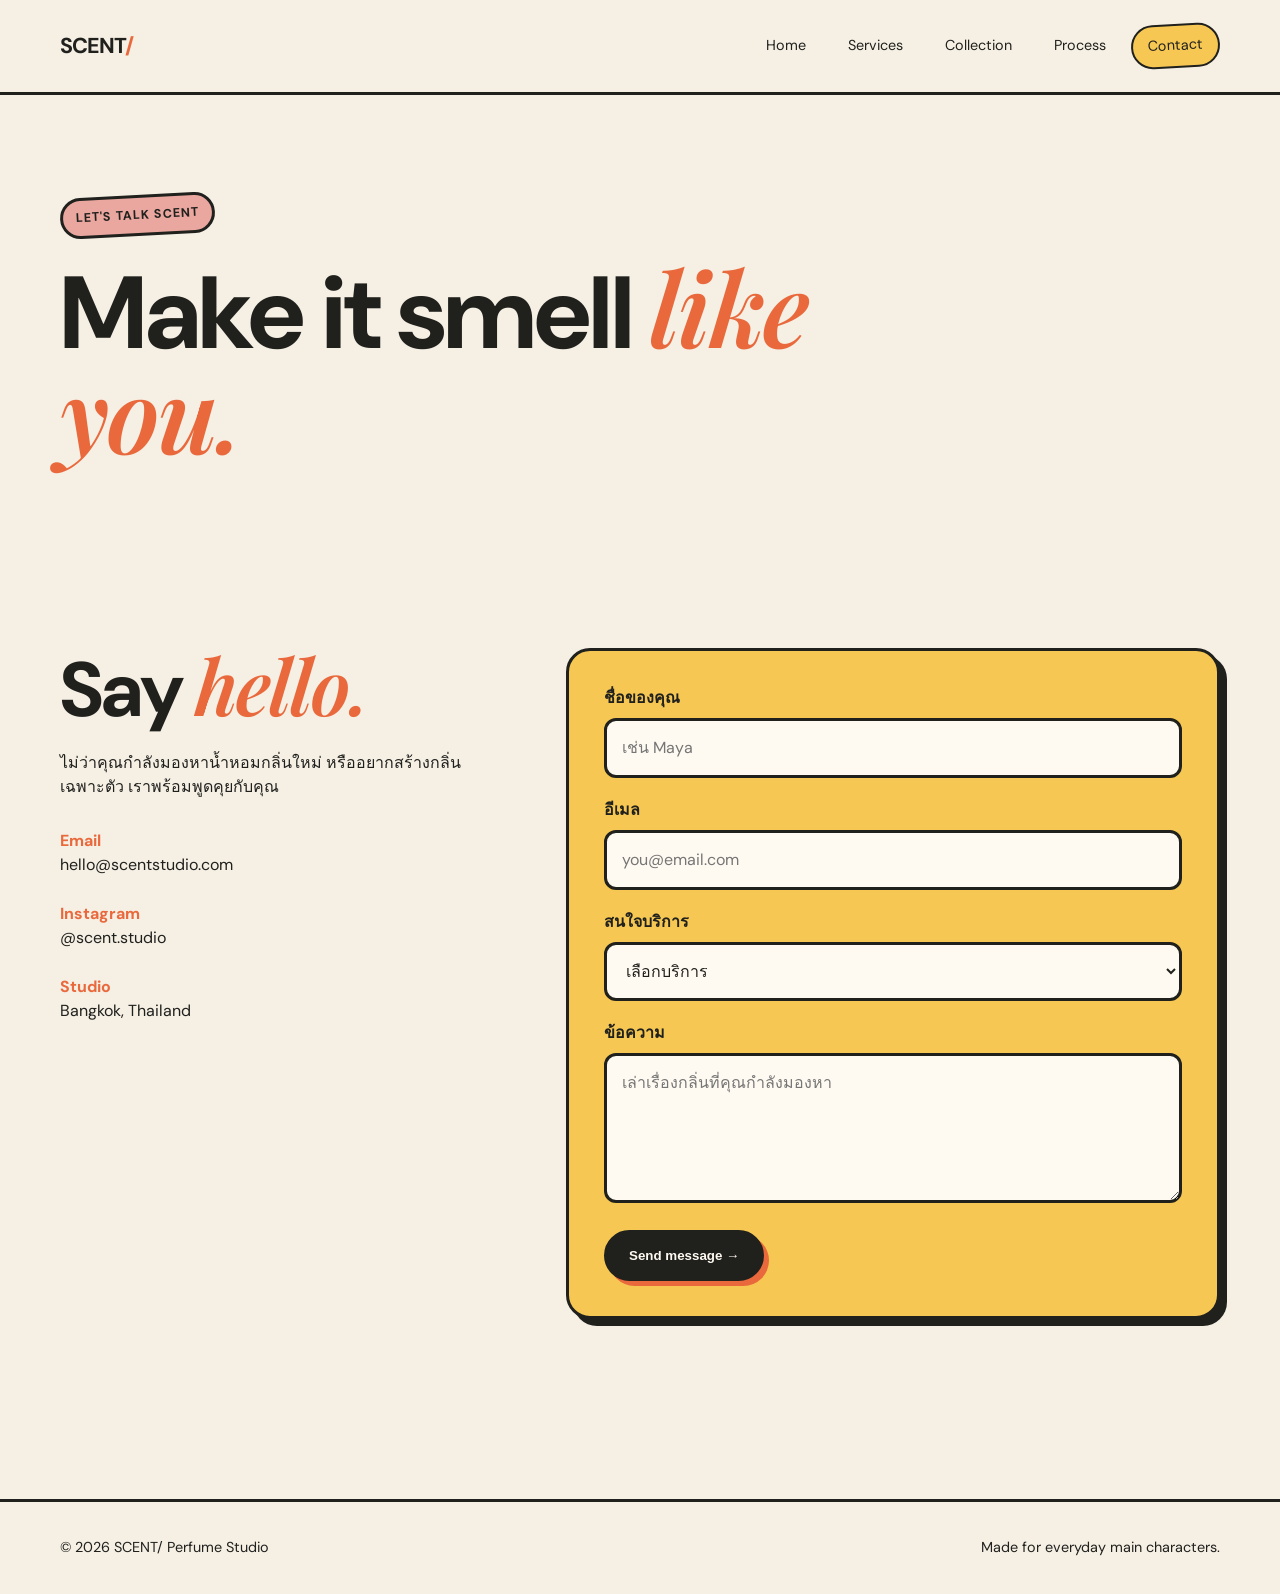
<file: contact.html>
<!DOCTYPE html>
<html lang="th">
<head>
  <meta charset="UTF-8">
  <meta name="viewport" content="width=device-width, initial-scale=1.0">
  <title>Contact — SCENT/</title>
  <link rel="stylesheet" href="styles.css">
</head>

<body data-page="contact">

<header class="navbar">
  <div class="container nav-inner">
    <a href="index.html" class="logo">SCENT<span>/</span></a>
    <button class="menu-toggle">MENU</button>
    <nav>
      <ul class="nav-links">
        <li><a href="index.html" data-page="home">Home</a></li>
        <li><a href="services.html" data-page="services">Services</a></li>
        <li><a href="work.html" data-page="work">Collection</a></li>
        <li><a href="process.html" data-page="process">Process</a></li>
        <li><a href="contact.html" data-page="contact">Contact</a></li>
      </ul>
    </nav>
  </div>
</header>

<main>
  <section class="container page-hero">
    <span class="eyebrow">Let's talk scent</span>
    <h1>Make it smell <em>like you.</em></h1>
  </section>

  <section class="container section">
    <div class="contact-layout">
      <div class="contact-info">
        <h2>Say <em>hello.</em></h2>
        <p>
          ไม่ว่าคุณกำลังมองหาน้ำหอมกลิ่นใหม่
          หรืออยากสร้างกลิ่นเฉพาะตัว เราพร้อมพูดคุยกับคุณ
        </p>

        <div class="contact-detail">
          <strong>Email</strong>
          hello@scentstudio.com
        </div>

        <div class="contact-detail">
          <strong>Instagram</strong>
          @scent.studio
        </div>

        <div class="contact-detail">
          <strong>Studio</strong>
          Bangkok, Thailand
        </div>
      </div>

      <form class="contact-form" id="contactForm">
        <div class="form-group">
          <label for="name">ชื่อของคุณ</label>
          <input type="text" id="name" placeholder="เช่น Maya" required>
        </div>

        <div class="form-group">
          <label for="email">อีเมล</label>
          <input type="email" id="email" placeholder="you@email.com" required>
        </div>

        <div class="form-group">
          <label for="service">สนใจบริการ</label>
          <select id="service">
            <option>เลือกบริการ</option>
            <option>Personal Scent</option>
            <option>Custom Blend</option>
            <option>Event Scent</option>
          </select>
        </div>

        <div class="form-group">
          <label for="message">ข้อความ</label>
          <textarea id="message" placeholder="เล่าเรื่องกลิ่นที่คุณกำลังมองหา"></textarea>
        </div>

        <button type="submit" class="button">Send message →</button>
      </form>
    </div>
  </section>
</main>

<footer class="footer">
  <div class="container footer-inner">
    <p>© 2026 SCENT/ Perfume Studio</p>
    <p>Made for everyday main characters.</p>
  </div>
</footer>

<script src="script.js"></script>
</body>
</html>
</file>
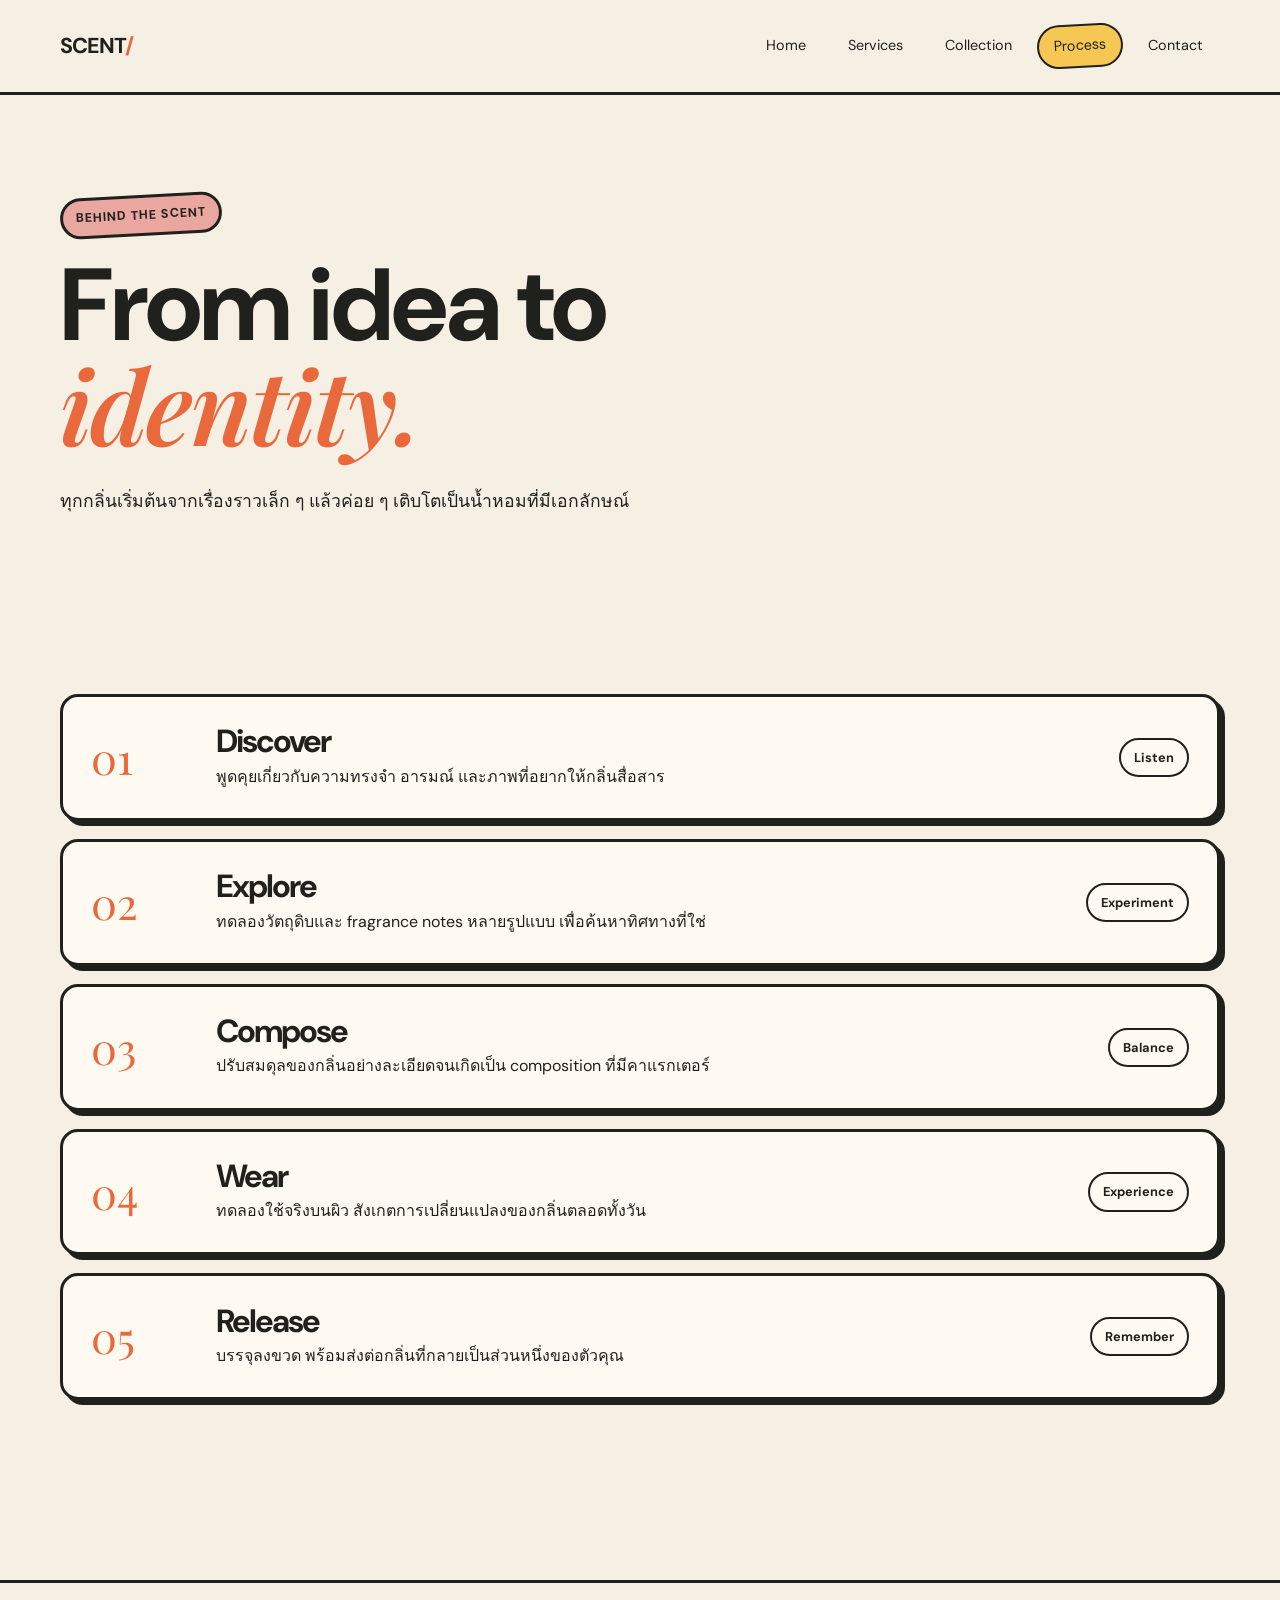
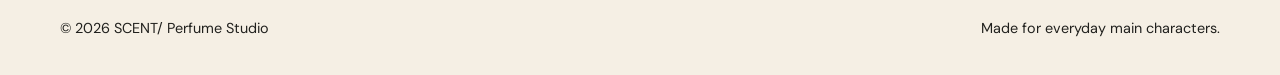
<file: process.html>
<!DOCTYPE html>
<html lang="th">
<head>
  <meta charset="UTF-8">
  <meta name="viewport" content="width=device-width, initial-scale=1.0">
  <title>Process — SCENT/</title>
  <link rel="stylesheet" href="styles.css">
</head>

<body data-page="process">

<header class="navbar">
  <div class="container nav-inner">
    <a href="index.html" class="logo">SCENT<span>/</span></a>
    <button class="menu-toggle">MENU</button>
    <nav>
      <ul class="nav-links">
        <li><a href="index.html" data-page="home">Home</a></li>
        <li><a href="services.html" data-page="services">Services</a></li>
        <li><a href="work.html" data-page="work">Collection</a></li>
        <li><a href="process.html" data-page="process">Process</a></li>
        <li><a href="contact.html" data-page="contact">Contact</a></li>
      </ul>
    </nav>
  </div>
</header>

<main>
  <section class="container page-hero">
    <span class="eyebrow">Behind the scent</span>
    <h1>From idea to <em>identity.</em></h1>
    <p>ทุกกลิ่นเริ่มต้นจากเรื่องราวเล็ก ๆ แล้วค่อย ๆ เติบโตเป็นน้ำหอมที่มีเอกลักษณ์</p>
  </section>

  <section class="container section">
    <div class="process-list">
      <article class="process-item">
        <div class="process-no">01</div>
        <div>
          <h3>Discover</h3>
          <p>พูดคุยเกี่ยวกับความทรงจำ อารมณ์ และภาพที่อยากให้กลิ่นสื่อสาร</p>
        </div>
        <span class="process-tag">Listen</span>
      </article>

      <article class="process-item">
        <div class="process-no">02</div>
        <div>
          <h3>Explore</h3>
          <p>ทดลองวัตถุดิบและ fragrance notes หลายรูปแบบ เพื่อค้นหาทิศทางที่ใช่</p>
        </div>
        <span class="process-tag">Experiment</span>
      </article>

      <article class="process-item">
        <div class="process-no">03</div>
        <div>
          <h3>Compose</h3>
          <p>ปรับสมดุลของกลิ่นอย่างละเอียดจนเกิดเป็น composition ที่มีคาแรกเตอร์</p>
        </div>
        <span class="process-tag">Balance</span>
      </article>

      <article class="process-item">
        <div class="process-no">04</div>
        <div>
          <h3>Wear</h3>
          <p>ทดลองใช้จริงบนผิว สังเกตการเปลี่ยนแปลงของกลิ่นตลอดทั้งวัน</p>
        </div>
        <span class="process-tag">Experience</span>
      </article>

      <article class="process-item">
        <div class="process-no">05</div>
        <div>
          <h3>Release</h3>
          <p>บรรจุลงขวด พร้อมส่งต่อกลิ่นที่กลายเป็นส่วนหนึ่งของตัวคุณ</p>
        </div>
        <span class="process-tag">Remember</span>
      </article>
    </div>
  </section>
</main>

<footer class="footer">
  <div class="container footer-inner">
    <p>© 2026 SCENT/ Perfume Studio</p>
    <p>Made for everyday main characters.</p>
  </div>
</footer>

<script src="script.js"></script>
</body>
</html>
</file>
<file: styles.css>
@import url('https://fonts.googleapis.com/css2?family=DM+Sans:wght@400;500;700&family=Playfair+Display:ital,wght@0,500;0,600;1,600&display=swap');

:root {
  --cream: #f5efe4;
  --cream-dark: #e8ddcc;
  --ink: #20201d;
  --orange: #e9693c;
  --yellow: #f6c853;
  --green: #788b63;
  --pink: #e9a7a0;
  --white: #fffaf1;
  --border: 3px solid var(--ink);
  --shadow: 7px 7px 0 var(--ink);
  --radius: 24px;
}

* {
  box-sizing: border-box;
  margin: 0;
  padding: 0;
}

html {
  scroll-behavior: smooth;
}

body {
  background: var(--cream);
  color: var(--ink);
  font-family: "DM Sans", sans-serif;
  line-height: 1.5;
  overflow-x: hidden;
}

img {
  display: block;
  width: 100%;
}

a {
  color: inherit;
  text-decoration: none;
}

.container {
  width: min(1160px, calc(100% - 40px));
  margin: auto;
}

.navbar {
  position: relative;
  z-index: 10;
  padding: 24px 0;
  border-bottom: var(--border);
}

.nav-inner {
  display: flex;
  align-items: center;
  justify-content: space-between;
  gap: 24px;
}

.logo {
  font-size: 1.35rem;
  font-weight: 700;
  letter-spacing: -1px;
}

.logo span {
  color: var(--orange);
}

.nav-links {
  display: flex;
  gap: 8px;
  list-style: none;
}

.nav-links a {
  display: block;
  padding: 9px 15px;
  border: 2px solid transparent;
  border-radius: 999px;
  font-size: 0.9rem;
  transition: 0.25s ease;
}

.nav-links a:hover,
.nav-links a.active {
  background: var(--yellow);
  border-color: var(--ink);
  transform: rotate(-3deg);
}

.menu-toggle {
  display: none;
  border: var(--border);
  background: var(--yellow);
  padding: 9px 12px;
  border-radius: 10px;
  font-weight: 700;
  cursor: pointer;
}

.hero {
  position: relative;
  min-height: 690px;
  display: grid;
  grid-template-columns: 1fr 1fr;
  align-items: center;
  gap: 70px;
  padding: 80px 0;
}

.hero-copy {
  position: relative;
  z-index: 2;
}

.eyebrow {
  display: inline-block;
  margin-bottom: 22px;
  padding: 8px 13px;
  border: var(--border);
  border-radius: 999px;
  background: var(--pink);
  font-size: 0.78rem;
  font-weight: 700;
  text-transform: uppercase;
  letter-spacing: 1px;
  transform: rotate(-3deg);
}

h1,
h2,
h3 {
  line-height: 0.95;
  letter-spacing: -2px;
}

h1 {
  max-width: 700px;
  font-size: clamp(4rem, 8vw, 8rem);
}

h1 em,
h2 em {
  color: var(--orange);
  font-family: "Playfair Display", serif;
  font-weight: 600;
}

.hero-copy p {
  max-width: 470px;
  margin: 30px 0;
  font-size: 1.1rem;
}

.button {
  display: inline-flex;
  align-items: center;
  gap: 10px;
  padding: 15px 22px;
  border: var(--border);
  border-radius: 999px;
  background: var(--ink);
  color: var(--white);
  font-weight: 700;
  box-shadow: 5px 5px 0 var(--orange);
  transition: 0.25s ease;
}

.button:hover {
  transform: translate(4px, 4px) rotate(-2deg);
  box-shadow: 1px 1px 0 var(--orange);
}

.button.light {
  background: var(--white);
  color: var(--ink);
  box-shadow: 5px 5px 0 var(--green);
}

.hero-visual {
  position: relative;
  min-height: 510px;
}

.hero-image {
  position: absolute;
  z-index: 2;
  top: 30px;
  right: 45px;
  width: 70%;
  height: 420px;
  object-fit: cover;
  border: var(--border);
  border-radius: 48% 48% 12px 12px;
  box-shadow: var(--shadow);
  transform: rotate(5deg);
  transition: 0.35s ease;
}

.hero-image:hover {
  transform: rotate(1deg) scale(1.03);
}

.hero-small-image {
  position: absolute;
  z-index: 3;
  left: 0;
  bottom: 20px;
  width: 45%;
  height: 180px;
  object-fit: cover;
  border: var(--border);
  border-radius: 18px;
  box-shadow: var(--shadow);
  transform: rotate(-8deg);
}

.shape {
  position: absolute;
  border: var(--border);
}

.shape-one {
  width: 170px;
  height: 170px;
  right: 0;
  top: 0;
  border-radius: 50%;
  background: var(--yellow);
}

.shape-two {
  width: 130px;
  height: 90px;
  left: 20px;
  top: 30px;
  border-radius: 50%;
  background: var(--orange);
  transform: rotate(25deg);
}

.shape-three {
  width: 120px;
  height: 120px;
  right: 20px;
  bottom: 0;
  border-radius: 45% 10% 45% 10%;
  background: var(--green);
  transform: rotate(20deg);
}

.marquee {
  overflow: hidden;
  border-top: var(--border);
  border-bottom: var(--border);
  background: var(--orange);
  padding: 15px 0;
  white-space: nowrap;
}

.marquee-track {
  display: inline-block;
  font-family: "Playfair Display", serif;
  font-size: 2rem;
  animation: marquee 22s linear infinite;
}

.marquee-track span {
  margin: 0 28px;
}

@keyframes marquee {
  from {
    transform: translateX(0);
  }

  to {
    transform: translateX(-50%);
  }
}

.section {
  padding: 110px 0;
}

.section-heading {
  display: flex;
  justify-content: space-between;
  align-items: end;
  gap: 30px;
  margin-bottom: 45px;
}

.section-heading h2 {
  max-width: 680px;
  font-size: clamp(2.8rem, 6vw, 6rem);
}

.section-heading p {
  max-width: 360px;
}

.product-grid,
.service-grid,
.work-grid {
  display: grid;
  grid-template-columns: repeat(3, 1fr);
  gap: 24px;
}

.card {
  border: var(--border);
  border-radius: var(--radius);
  background: var(--white);
  box-shadow: var(--shadow);
  overflow: hidden;
  transition: 0.3s ease;
}

.card:hover {
  transform: translateY(-9px) rotate(-1.5deg);
  box-shadow: 12px 12px 0 var(--ink);
}

.product-card:nth-child(2) {
  transform: translateY(50px);
}

.product-card:nth-child(2):hover {
  transform: translateY(40px) rotate(1deg);
}

.card-image {
  height: 310px;
  object-fit: cover;
  border-bottom: var(--border);
}

.card-content {
  padding: 24px;
}

.card-content h3 {
  font-size: 1.8rem;
  margin-bottom: 10px;
}

.price {
  display: inline-block;
  margin-top: 20px;
  color: var(--orange);
  font-weight: 700;
}

.feature-panel {
  display: grid;
  grid-template-columns: 1fr 1fr;
  gap: 0;
  border: var(--border);
  border-radius: var(--radius);
  background: var(--green);
  overflow: hidden;
  box-shadow: var(--shadow);
}

.feature-panel img {
  min-height: 440px;
  height: 100%;
  object-fit: cover;
  border-right: var(--border);
}

.feature-copy {
  display: flex;
  flex-direction: column;
  justify-content: center;
  padding: 55px;
}

.feature-copy h2 {
  margin-bottom: 22px;
  font-size: clamp(2.8rem, 5vw, 5rem);
}

.page-hero {
  padding: 100px 0 70px;
}

.page-hero h1 {
  max-width: 900px;
}

.page-hero p {
  max-width: 590px;
  margin-top: 28px;
  font-size: 1.1rem;
}

.service-card {
  padding: 30px;
  min-height: 300px;
}

.service-card:nth-child(1) {
  background: var(--yellow);
}

.service-card:nth-child(2) {
  background: var(--pink);
}

.service-card:nth-child(3) {
  background: var(--green);
}

.number {
  margin-bottom: 50px;
  font-family: "Playfair Display", serif;
  font-size: 3rem;
}

.service-card h3 {
  margin-bottom: 17px;
  font-size: 2.2rem;
}

.work-card {
  grid-column: span 1;
}

.work-card.large {
  grid-column: span 2;
}

.work-card img {
  height: 370px;
  object-fit: cover;
  border-bottom: var(--border);
}

.work-card.large img {
  height: 470px;
}

.process-list {
  display: grid;
  gap: 18px;
}

.process-item {
  display: grid;
  grid-template-columns: 100px 1fr 180px;
  align-items: center;
  gap: 25px;
  padding: 28px;
  border: var(--border);
  border-radius: 18px;
  background: var(--white);
  box-shadow: 5px 5px 0 var(--ink);
  transition: 0.25s ease;
}

.process-item:hover {
  background: var(--yellow);
  transform: translateX(8px);
}

.process-no {
  font-family: "Playfair Display", serif;
  font-size: 2.7rem;
  color: var(--orange);
}

.process-item h3 {
  margin-bottom: 8px;
  font-size: 2rem;
}

.process-tag {
  justify-self: end;
  padding: 8px 13px;
  border: 2px solid var(--ink);
  border-radius: 999px;
  font-size: 0.8rem;
  font-weight: 700;
}

.contact-layout {
  display: grid;
  grid-template-columns: 0.8fr 1.2fr;
  gap: 70px;
}

.contact-info h2 {
  margin-bottom: 24px;
  font-size: clamp(3rem, 6vw, 6rem);
}

.contact-info p {
  margin-bottom: 30px;
}

.contact-detail {
  margin-top: 25px;
}

.contact-detail strong {
  display: block;
  color: var(--orange);
}

.contact-form {
  padding: 35px;
  border: var(--border);
  border-radius: var(--radius);
  background: var(--yellow);
  box-shadow: var(--shadow);
}

.form-group {
  margin-bottom: 20px;
}

.form-group label {
  display: block;
  margin-bottom: 8px;
  font-weight: 700;
}

.form-group input,
.form-group textarea,
.form-group select {
  width: 100%;
  padding: 15px;
  border: var(--border);
  border-radius: 12px;
  background: var(--white);
  color: var(--ink);
  font: inherit;
}

.form-group textarea {
  min-height: 150px;
  resize: vertical;
}

.footer {
  margin-top: 70px;
  padding: 35px 0;
  border-top: var(--border);
}

.footer-inner {
  display: flex;
  justify-content: space-between;
  gap: 20px;
}

.footer p {
  font-size: 0.9rem;
}

@media (max-width: 800px) {
  .container {
    width: min(100% - 28px, 620px);
  }

  .menu-toggle {
    display: block;
  }

  .nav-links {
    position: absolute;
    top: 78px;
    left: 14px;
    right: 14px;
    display: none;
    flex-direction: column;
    padding: 14px;
    border: var(--border);
    border-radius: 16px;
    background: var(--cream);
  }

  .nav-links.show {
    display: flex;
  }

  .hero {
    grid-template-columns: 1fr;
    gap: 30px;
    padding: 70px 0;
  }

  .hero-visual {
    min-height: 450px;
  }

  .hero-image {
    right: 8%;
    width: 72%;
  }

  .section {
    padding: 75px 0;
  }

  .section-heading {
    display: block;
  }

  .section-heading p {
    margin-top: 20px;
  }

  .product-grid,
  .service-grid,
  .work-grid,
  .contact-layout {
    grid-template-columns: 1fr;
  }

  .product-card:nth-child(2) {
    transform: none;
  }

  .product-card:nth-child(2):hover {
    transform: translateY(-9px) rotate(1deg);
  }

  .feature-panel {
    grid-template-columns: 1fr;
  }

  .feature-panel img {
    min-height: 300px;
    border-right: 0;
    border-bottom: var(--border);
  }

  .feature-copy {
    padding: 35px 25px;
  }

  .work-card.large,
  .work-card {
    grid-column: span 1;
  }

  .work-card img,
  .work-card.large img {
    height: 320px;
  }

  .process-item {
    grid-template-columns: 60px 1fr;
  }

  .process-tag {
    grid-column: 2;
    justify-self: start;
  }

  .footer-inner {
    display: block;
  }

  .footer p + p {
    margin-top: 10px;
  }
}
</file>
